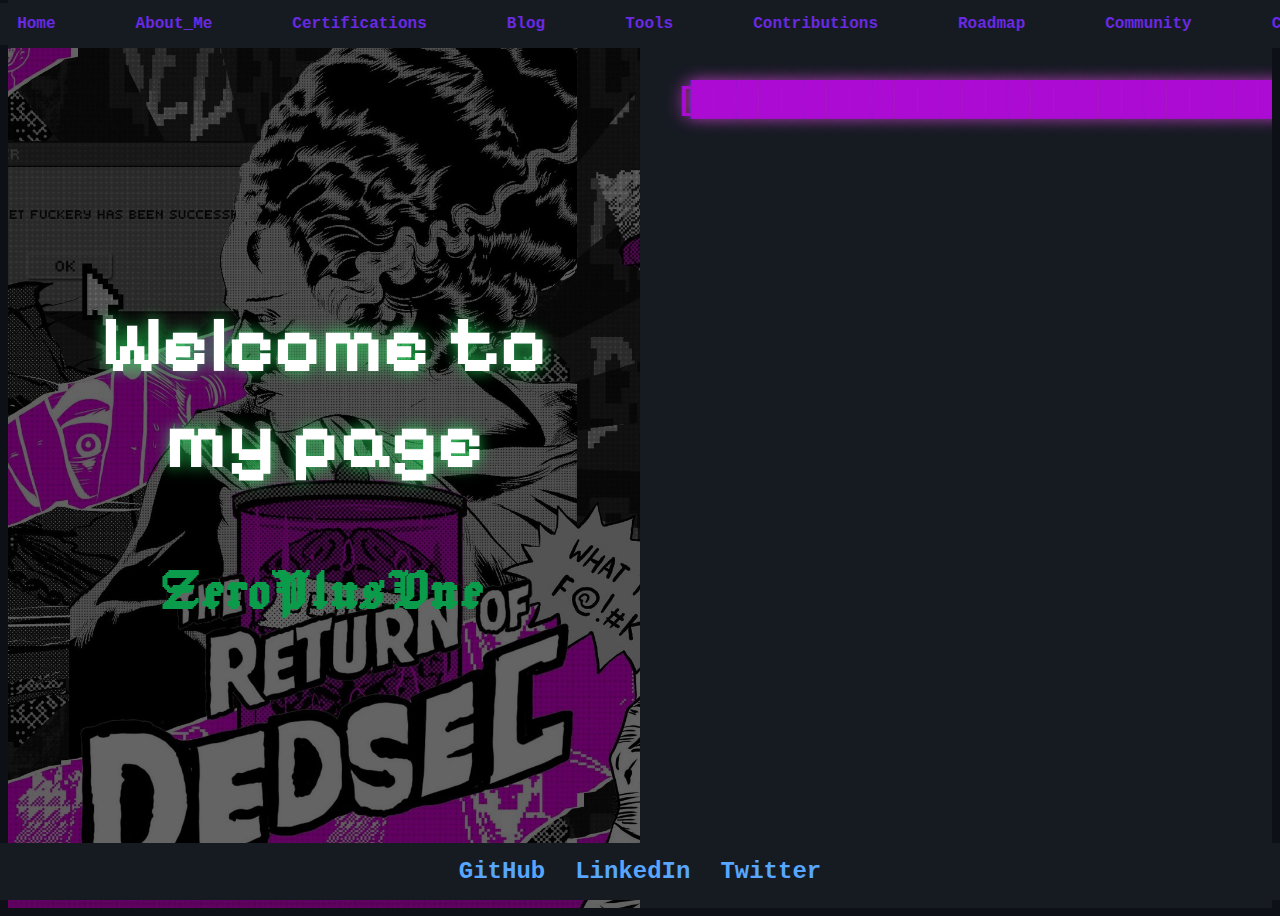
<file: index.html>
<!DOCTYPE html>
<html lang="en">
<head>
    <meta charset="UTF-8">
    <meta name="viewport" content="width=device-width, initial-scale=1.0">
    <meta property="og:title" content="Zer0PlusOne's Web - Portfolio" />
    <meta property="og:description" content="Welcome to Zer0PlusOne's personal portfolio. Explore projects, certifications, and achievements." />
    <meta property="og:url" content="https://zer0plusone.github.io" />
    <meta property="og:image" content="https://avatars.githubusercontent.com/u/82466341?v=4" />
    <meta name="theme-color" content="#8000ff" />
    <link rel="icon" type="image/gif" href="imgs/icon.jpg">
    <title>Zer0PlusOne's Web</title>
    <link href="https://fonts.googleapis.com/css2?family=Jacquard+24&display=swap" rel="stylesheet">
    <link href="https://fonts.googleapis.com/css2?family=Pixelify+Sans&display=swap" rel="stylesheet">
    <link rel="stylesheet" href="styles/home-style.css">
</head>
<body>
    <header class="header">
        <nav class="navbar">
            <ul>
                <li><a href="index.html">Home</a></li>
                <li><a href="about.html">About_Me</a></li>
                <li><a href="certifications.html">Certifications</a></li>
                <li><a href="blog.html">Blog</a></li>
                <li><a href="tools.html">Tools</a></li>
                <li><a href="contributions.html">Contributions</a></li>
                <li><a href="learning-roadmap.html">Roadmap</a></li>
                <li><a href="community.html">Community</a></li>
                <li><a href="contact.html">Contact</a></li>
            </ul>
        </nav>
    </header>

    <section class="home-section">
        <div class="home-content">
            <div class="text-half">
                <div class="background-image"></div>
                <h1>Welcome to my page</h1>
                <h2>Zer0PlusOne</h2>
            </div>
            <div class="readme-half">
                <h3 id="neon-bar">[███████████████████████████████████████]</h3>
                <div id="github-readme"></div>
            </div>
        </div>
    </section>

    <footer>
        <div class="social-links">
            <a href="https://github.com/Zer0PlusOne" target="_blank">GitHub</a>
            <a href="https://www.linkedin.com/in/guillermo-g%C3%B3mez-s%C3%A1nchez-54079629a/" target="_blank">LinkedIn</a>
            <a href="https://x.com/ASteam_Zer0" target="_blank">Twitter</a>
        </div>
    </footer>
    <script src="/libs/marked.min.js"></script>
    <script src="scripts/scripts.js"></script>
</body>
</html>
</file>
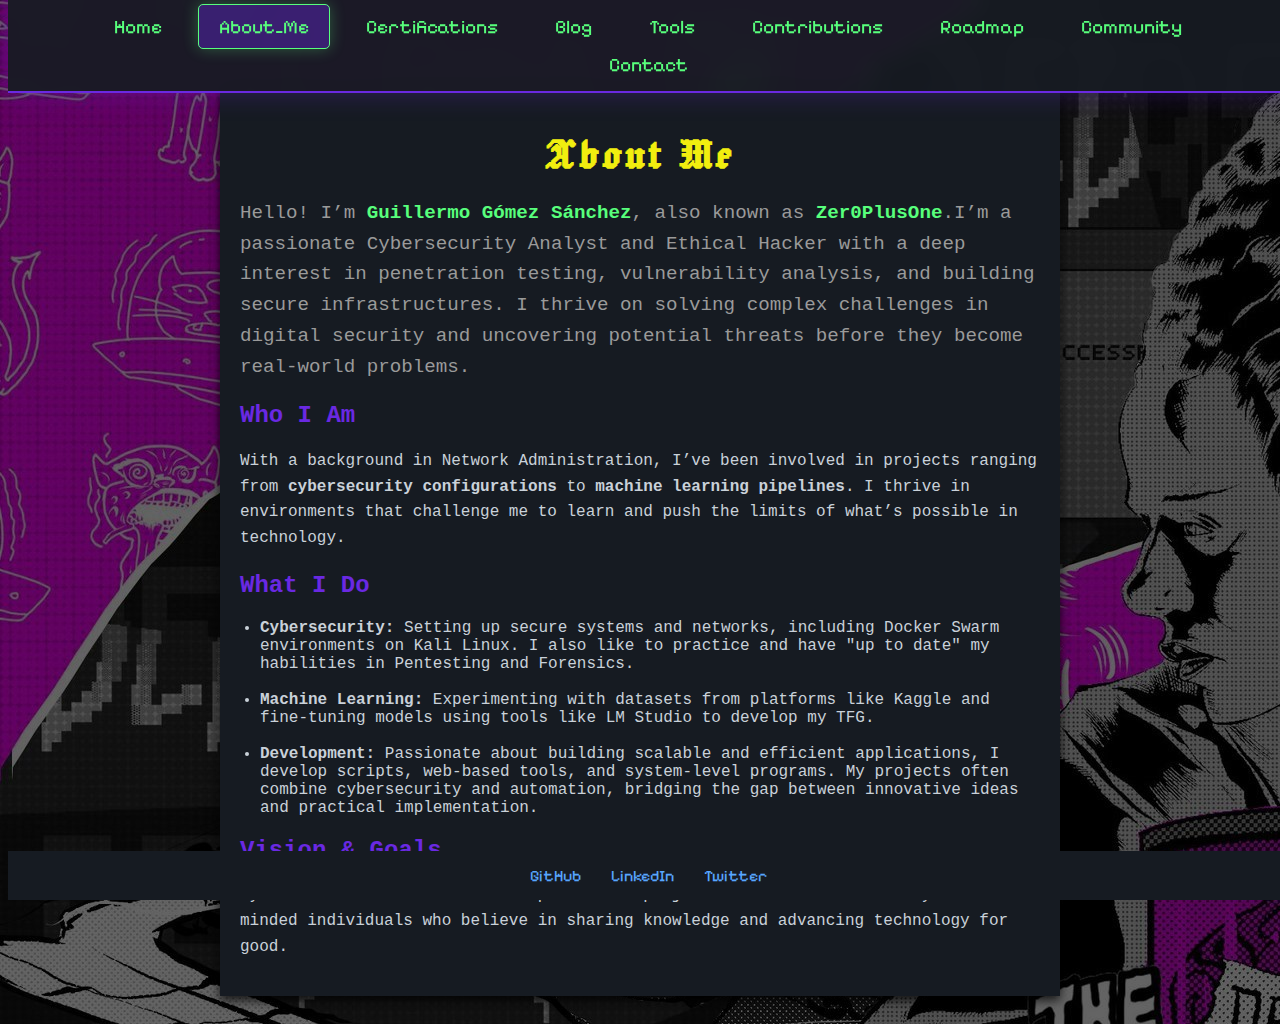
<file: about.html>
<!DOCTYPE html>
<html lang="en">
<head>
    <meta charset="UTF-8">
    <meta name="viewport" content="width=device-width, initial-scale=1.0">
    <link rel="icon" type="image/gif" href="imgs/icon.jpg">
    <title>Zer0PlusOne's Web</title>
    <link href="https://fonts.googleapis.com/css2?family=Jacquard+24&display=swap" rel="stylesheet">
    <link href="https://fonts.googleapis.com/css2?family=Pixelify+Sans&display=swap" rel="stylesheet">
    <link rel="stylesheet" href="styles/about-style.css">
</head>
<body>
    <header class="header">
        <nav class="navbar">
            <ul>
                <li><a href="index.html">Home</a></li>
                <li><a href="about.html" class="active">About_Me</a></li>
                <li><a href="certifications.html">Certifications</a></li>
                <li><a href="blog.html">Blog</a></li>
                <li><a href="tools.html">Tools</a></li>
                <li><a href="contributions.html">Contributions</a></li>
                <li><a href="learning-roadmap.html">Roadmap</a></li>
                <li><a href="community.html">Community</a></li>
                <li><a href="contact.html">Contact</a></li>
            </ul>
        </nav>
    </header>

    <section class="about-section" id="about">
        <div class="about-container">
            <h1 class="title-abtme">About Me</h1>
            <p class="intro">
                Hello! I’m <span class="highlight">Guillermo Gómez Sánchez</span>, also known as <span class="highlight">Zer0PlusOne</span>.I’m a passionate Cybersecurity Analyst and Ethical Hacker with a deep interest in penetration testing, vulnerability analysis, and building secure infrastructures. I thrive on solving complex challenges in digital security and uncovering potential threats before they become real-world problems.
            </p>
            
            <div class="content">
                <h2>Who I Am</h2>
                <p>
                    With a background in Network Administration, I’ve been involved in projects ranging from <strong>cybersecurity configurations</strong> to <strong>machine learning pipelines</strong>. I thrive in environments that challenge me to learn and push the limits of what’s possible in technology.
                </p>
                <h2>What I Do</h2>
                <ul>
                    <li><strong>Cybersecurity:</strong> Setting up secure systems and networks, including Docker Swarm environments on Kali Linux. I also like to practice and have "up to date" my habilities in Pentesting and Forensics.</li>
                    <br>
                    <li><strong>Machine Learning:</strong> Experimenting with datasets from platforms like Kaggle and fine-tuning models using tools like LM Studio to develop my TFG.</li>
                    <br>
                    <li><strong>Development:</strong> Passionate about building scalable and efficient applications, I develop scripts, web-based tools, and system-level programs. My projects often combine cybersecurity and automation, bridging the gap between innovative ideas and practical implementation. </li>
                </ul>
                <h2>Vision & Goals</h2>
                <p>
                    My vision is to contribute to open-source projects and build a community of like-minded individuals who believe in sharing knowledge and advancing technology for good. 
                </p>
            </div>
        </div>
    </section>

    <footer>
        <div class="social-links">
            <a href="https://github.com/Zer0PlusOne" target="_blank">GitHub</a>
            <a href="https://www.linkedin.com/in/guillermo-g%C3%B3mez-s%C3%A1nchez-54079629a/" target="_blank">LinkedIn</a>
            <a href="https://x.com/ASteam_Zer0" target="_blank">Twitter</a>
        </div>
    </footer>
</body>
</html>
</file>
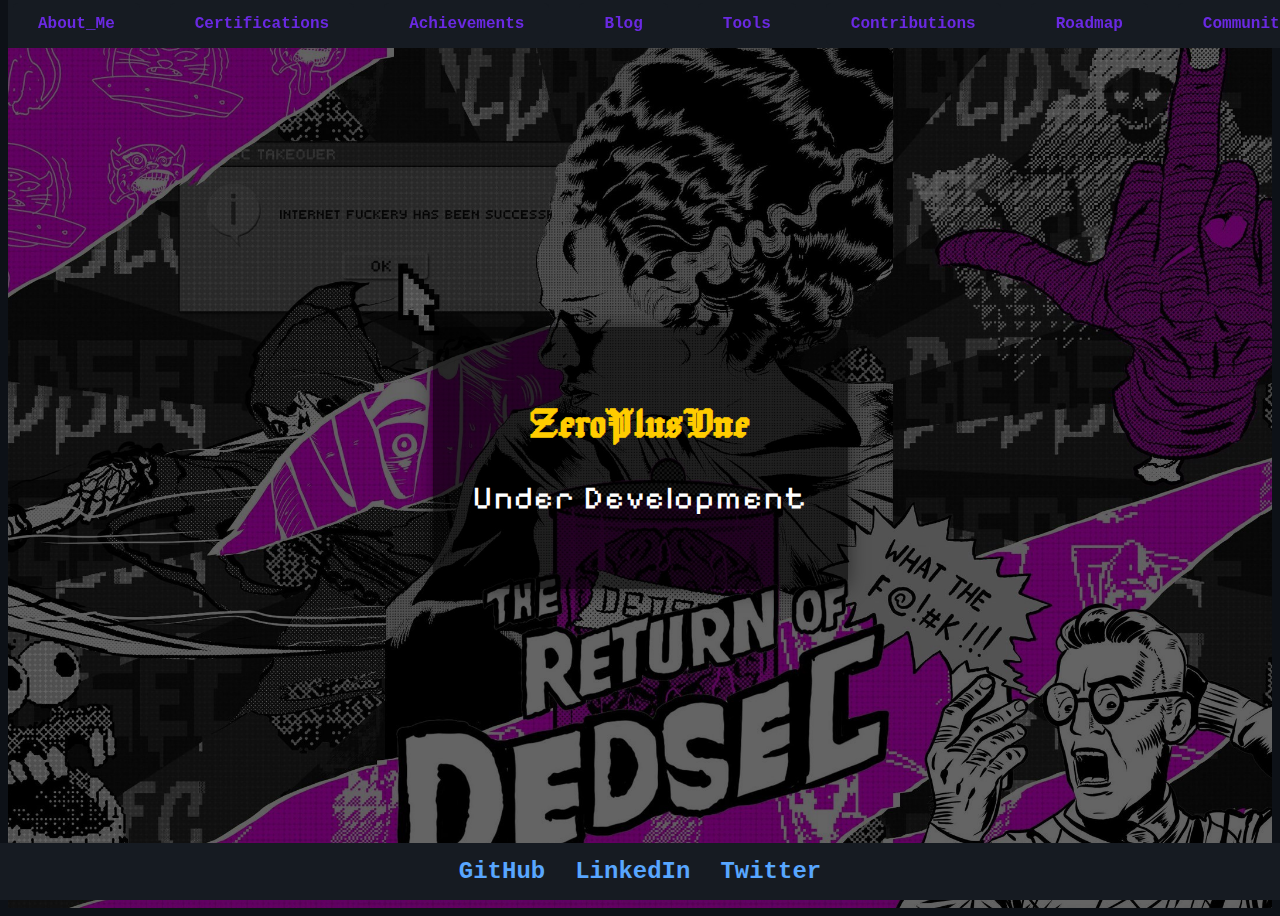
<file: achievements.html>
<!DOCTYPE html>
<html lang="en">
<head>
    <meta charset="UTF-8">
    <meta name="viewport" content="width=device-width, initial-scale=1.0">
    <link rel="icon" type="image/gif" href="imgs/icon.jpg">
    <title>Zer0PlusOne's Web</title>
    <link href="https://fonts.googleapis.com/css2?family=Jacquard+24&display=swap" rel="stylesheet">
    <link href="https://fonts.googleapis.com/css2?family=Pixelify+Sans&display=swap" rel="stylesheet">
    <link rel="stylesheet" href="styles/home-style.css">
    <link rel="stylesheet" href="styles/underdevelopment.css">
</head>
<body>
    <header class="header">
        <nav class="navbar">
            <ul>
                <li><a href="index.html">Home</a></li>
                <li><a href="about.html">About_Me</a></li>
                <li><a href="certifications.html">Certifications</a></li>
                <li><a href="achievements.html">Achievements</a></li>
                <li><a href="blog.html">Blog</a></li>
                <li><a href="tools.html">Tools</a></li>
                <li><a href="contributions.html">Contributions</a></li>
                <li><a href="learning-roadmap.html">Roadmap</a></li>
                <li><a href="community.html">Community</a></li>
                <li><a href="contact.html">Contact</a></li>
            </ul>
        </nav>
    </header>


    <section class="under-development">
        <div class="under-development-content">
            <h1 class="under-development-title">Zer0PlusOne</h1>
            <p class="under-development-text">Under Development</p>
        </div>
    </section>

    <footer>
        <div class="social-links">
            <a href="https://github.com/Zer0PlusOne" target="_blank">GitHub</a>
            <a href="https://www.linkedin.com/in/guillermo-g%C3%B3mez-s%C3%A1nchez-54079629a/" target="_blank">LinkedIn</a>
            <a href="https://x.com/ASteam_Zer0" target="_blank">Twitter</a>
        </div>
    </footer>

    <script src="/libs/marked.min.js"></script>
    <script src="scripts/scripts.js"></script>
</body>
</html>
</file>
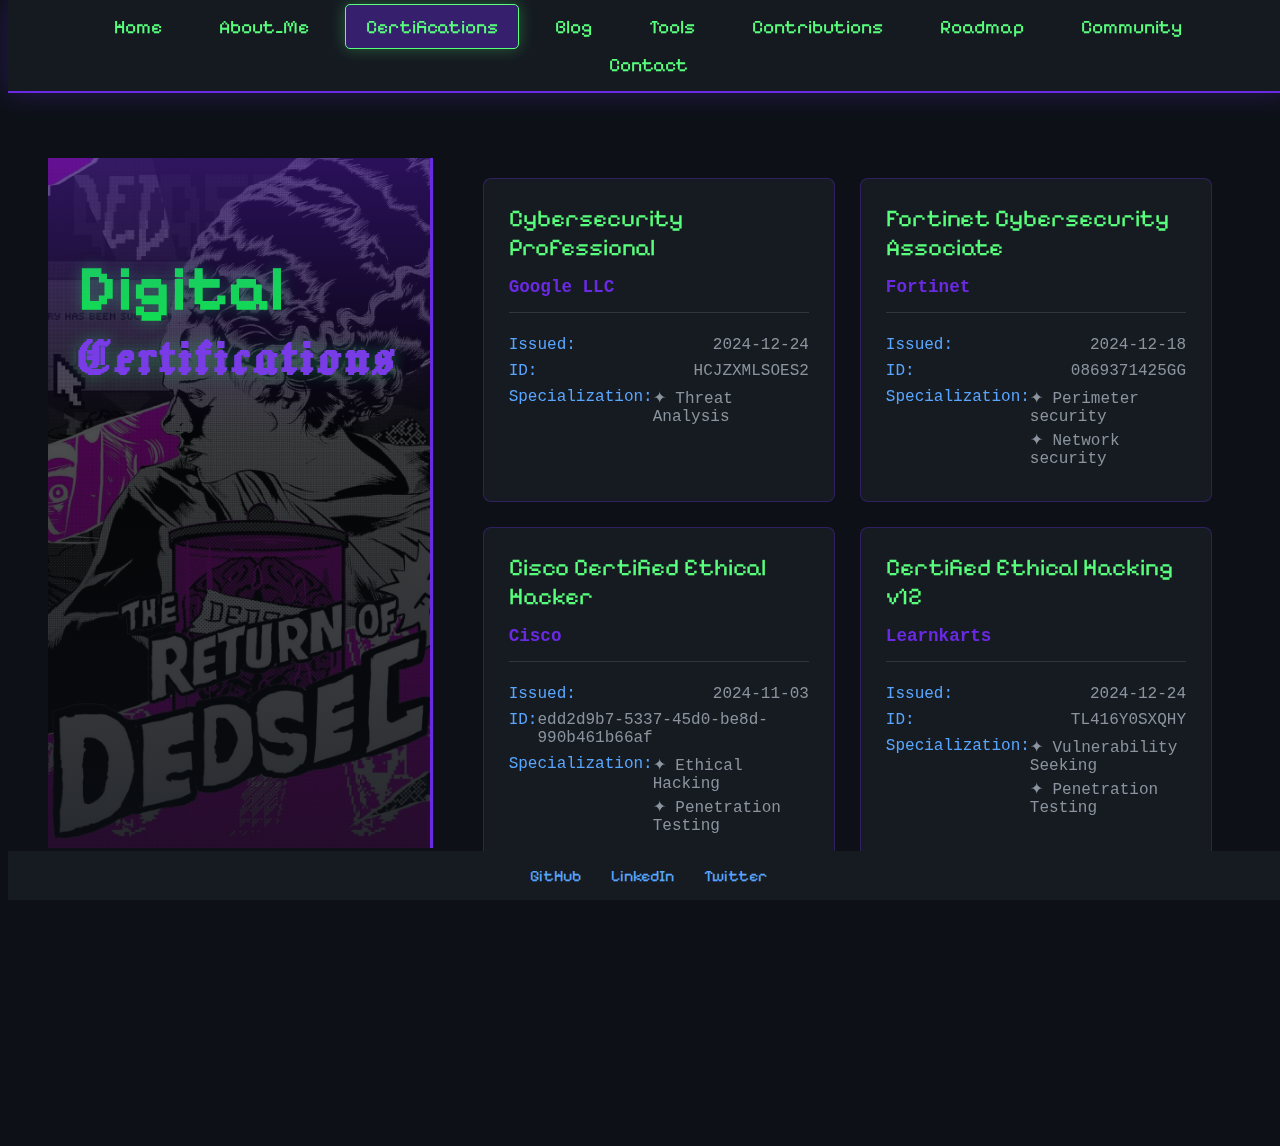
<file: certifications.html>
<!DOCTYPE html>
<html lang="en">
<head>
    <meta charset="UTF-8">
    <meta name="viewport" content="width=device-width, initial-scale=1.0">
    <link rel="icon" type="image/gif" href="imgs/icon.jpg">
    <title>Zer0PlusOne's Web</title>
    <link href="https://fonts.googleapis.com/css2?family=Jacquard+24&display=swap" rel="stylesheet">
    <link href="https://fonts.googleapis.com/css2?family=Pixelify+Sans&display=swap" rel="stylesheet">
    <link rel="stylesheet" href="styles/certifications-style.css">
</head>
<body>
    <header class="header">
        <nav class="navbar">
            <ul>
                <li><a href="index.html">Home</a></li>
                <li><a href="about.html">About_Me</a></li>
                <li><a href="certifications.html">Certifications</a></li>
                <li><a href="blog.html">Blog</a></li>
                <li><a href="tools.html">Tools</a></li>
                <li><a href="contributions.html">Contributions</a></li>
                <li><a href="learning-roadmap.html">Roadmap</a></li>
                <li><a href="community.html">Community</a></li>
                <li><a href="contact.html">Contact</a></li>
            </ul>
        </nav>
    </header>

    <section class="certifications-section">
        <div class="certifications-header">
            <h1 class="neon-text">Digital</h1>
            <h2>Certifications</h2>
        </div>
        
        <div class="certifications-grid">
            <!-- Certificación 1 -->
            <div class="certification-card">
                <div class="certification-title">Cybersecurity Professional</div>
                <div class="certification-issuer">Google LLC</div>
                <div class="certification-details">
                    <div class="detail-item">
                        <span class="detail-label">Issued:</span>
                        <span>2024-12-24</span>
                    </div>
                    <div class="detail-item">
                        <span class="detail-label">ID:</span>
                        <span>HCJZXMLSOES2</span>
                    </div>
                    <div class="detail-item">
                        <span class="detail-label">Specialization:</span>
                        <div class="specializations">
                            <span>✦ Threat Analysis</span>
                        </div>
                    </div>
                </div>
            </div>

            <!-- Certificación 2 -->
            <div class="certification-card">
                <div class="certification-title">Fortinet Cybersecurity Associate</div>
                <div class="certification-issuer">Fortinet</div>
                <div class="certification-details">
                    <div class="detail-item">
                        <span class="detail-label">Issued:</span>
                        <span>2024-12-18</span>
                    </div>
                    <div class="detail-item">
                        <span class="detail-label">ID:</span>
                        <span>0869371425GG</span>
                    </div>
                    <div class="detail-item">
                        <span class="detail-label">Specialization:</span>
                        <div class="specializations">
                            <span>✦ Perimeter security</span>
                            <span>✦ Network security</span>
                        </div>
                    </div>
                </div>
            </div>

            <!-- Certificación 3 -->
            <div class="certification-card">
                <div class="certification-title">Cisco Certified Ethical Hacker</div>
                <div class="certification-issuer">Cisco</div>
                <div class="certification-details">
                    <div class="detail-item">
                        <span class="detail-label">Issued:</span>
                        <span>2024-11-03</span>
                    </div>
                    <div class="detail-item">
                        <span class="detail-label">ID:</span>
                        <span>edd2d9b7-5337-45d0-be8d-990b461b66af</span>
                    </div>
                    <div class="detail-item">
                        <span class="detail-label">Specialization:</span>
                        <div class="specializations">
                            <span>✦ Ethical Hacking</span>
                            <span>✦ Penetration Testing</span>
                        </div>
                    </div>
                </div>
            </div>

            <!-- Certificación 4 -->
            <div class="certification-card">
                <div class="certification-title">Certified Ethical Hacking v12</div>
                <div class="certification-issuer">Learnkarts</div>
                <div class="certification-details">
                    <div class="detail-item">
                        <span class="detail-label">Issued:</span>
                        <span>2024-12-24</span>
                    </div>
                    <div class="detail-item">
                        <span class="detail-label">ID:</span>
                        <span>TL416Y0SXQHY</span>
                    </div>
                    <div class="detail-item">
                        <span class="detail-label">Specialization:</span>
                        <div class="specializations">
                            <span>✦ Vulnerability Seeking</span>
                            <span>✦ Penetration Testing</span>
                        </div>
                    </div>
                </div>
            </div>
        </div>
    </section>

    <footer>
        <div class="social-links">
            <a href="https://github.com/Zer0PlusOne" target="_blank">GitHub</a>
            <a href="https://www.linkedin.com/in/guillermo-g%C3%B3mez-s%C3%A1nchez-54079629a/" target="_blank">LinkedIn</a>
            <a href="https://x.com/ASteam_Zer0" target="_blank">Twitter</a>
        </div>
    </footer>

    <script src="/libs/marked.min.js"></script>
    <script src="scripts/scripts.js"></script>
</body>
</html>
</file>
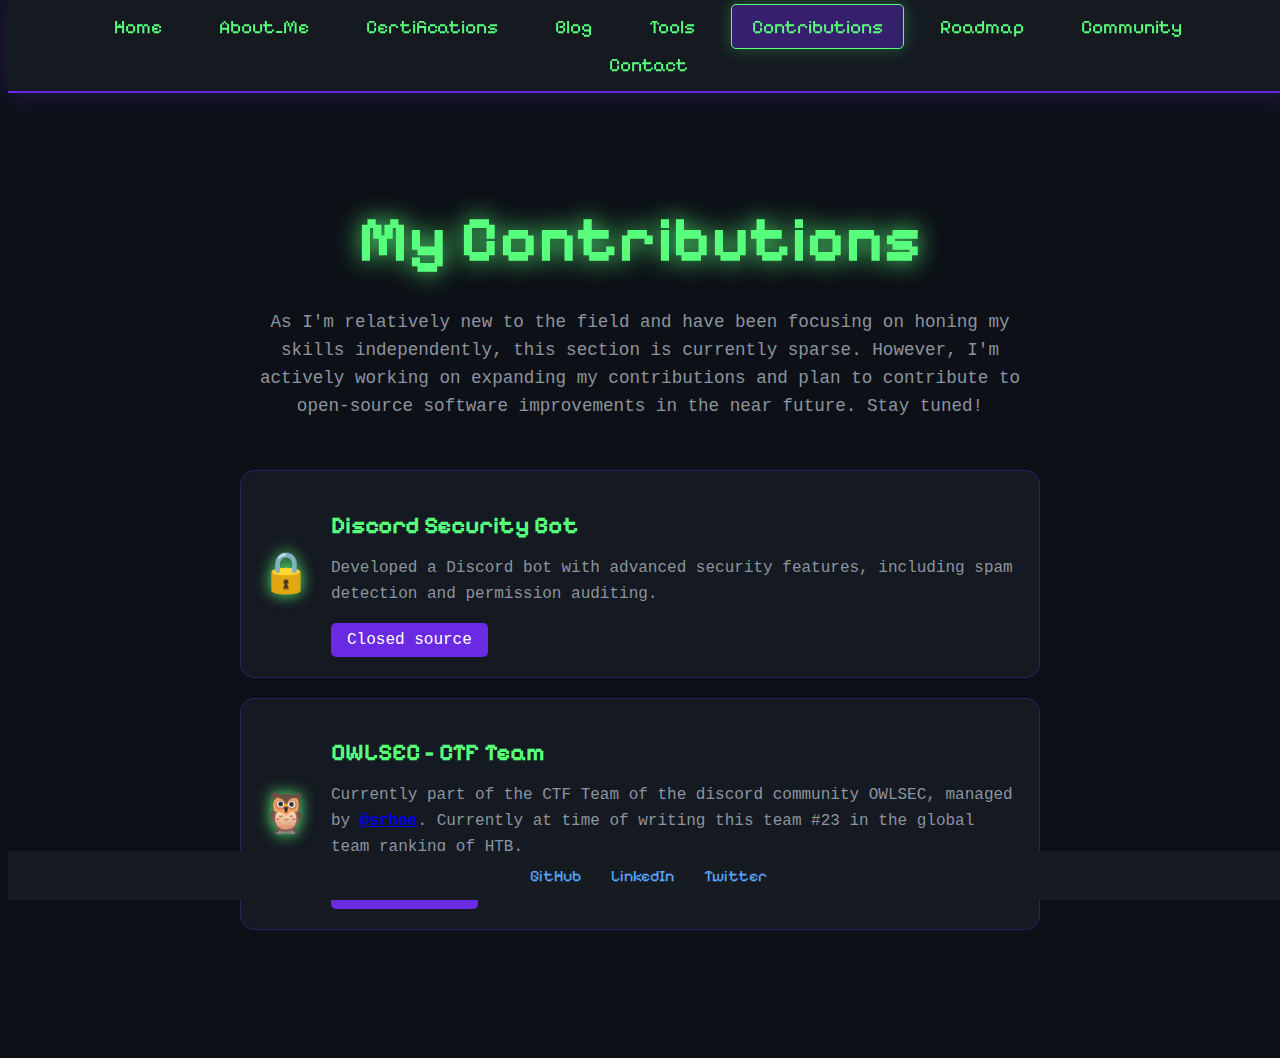
<file: contributions.html>
<!DOCTYPE html>
<html lang="en">
<head>
    <meta charset="UTF-8">
    <meta name="viewport" content="width=device-width, initial-scale=1.0">
    <title>Contributions - Zer0PlusOne</title>
    <link href="https://fonts.googleapis.com/css2?family=Pixelify+Sans&display=swap" rel="stylesheet">
    <link href="https://fonts.googleapis.com/css2?family=Jacquard+24&display=swap" rel="stylesheet">
    <link rel="stylesheet" href="styles/contribution-style.css">
</head>
<body>
    <header class="header">
        <nav class="navbar">
            <ul>
                <li><a href="index.html">Home</a></li>
                <li><a href="about.html">About_Me</a></li>
                <li><a href="certifications.html">Certifications</a></li>
                <li><a href="blog.html">Blog</a></li>
                <li><a href="tools.html">Tools</a></li>
                <li><a href="contributions.html">Contributions</a></li>
                <li><a href="learning-roadmap.html">Roadmap</a></li>
                <li><a href="community.html">Community</a></li>
                <li><a href="contact.html">Contact</a></li>
            </ul>
        </nav>
    </header>

    <section class="contributions-section">
        <h1 class="neon-title">My Contributions</h1>
        <div class="intro-message">
            <p>
                As I'm relatively new to the field and have been focusing on honing my skills independently, 
                this section is currently sparse. However, I'm actively working on expanding my contributions 
                and plan to contribute to open-source software improvements in the near future. Stay tuned!
            </p>
        </div>
        <div class="contributions-list">
            <!-- Ejemplo de contribución 1 -->
            <div class="contribution-item">
                <div class="contribution-icon">🔒</div>
                <div class="contribution-content">
                    <h2 class="contribution-title">Discord Security Bot</h2>
                    <p class="contribution-description">Developed a Discord bot with advanced security features, including spam detection and permission auditing.</p>
                    <a href="https://github.com/Zer0PlusOne/Discord-Bot" class="contribution-link">Closed source</a>
                </div>
            </div>

            <!-- Ejemplo de contribución 2 -->
            <div class="contribution-item">
                <div class="contribution-icon">🦉</div>
                <div class="contribution-content">
                    <h2 class="contribution-title">OWLSEC - CTF Team</h2>
                    <p class="contribution-description">Currently part of the CTF Team of the discord community OWLSEC, managed by <a href=https://www.instagram.com/srhoe/ ><strong>@srhoe</strong></strong></a>. Currently at time of writing this team #23 in the global team ranking of HTB. </p>
                    <a href="https://discord.com/invite/owlsec" class="contribution-link">Join Discord</a>
                </div>
            </div>
        </div>
    </section>

    <footer>
        <div class="social-links">
            <a href="https://github.com/Zer0PlusOne" target="_blank">GitHub</a>
            <a href="https://www.linkedin.com/in/guillermo-g%C3%B3mez-s%C3%A1nchez-54079629a/" target="_blank">LinkedIn</a>
            <a href="https://x.com/ASteam_Zer0" target="_blank">Twitter</a>
        </div>
    </footer>
</body>
</html>
</file>
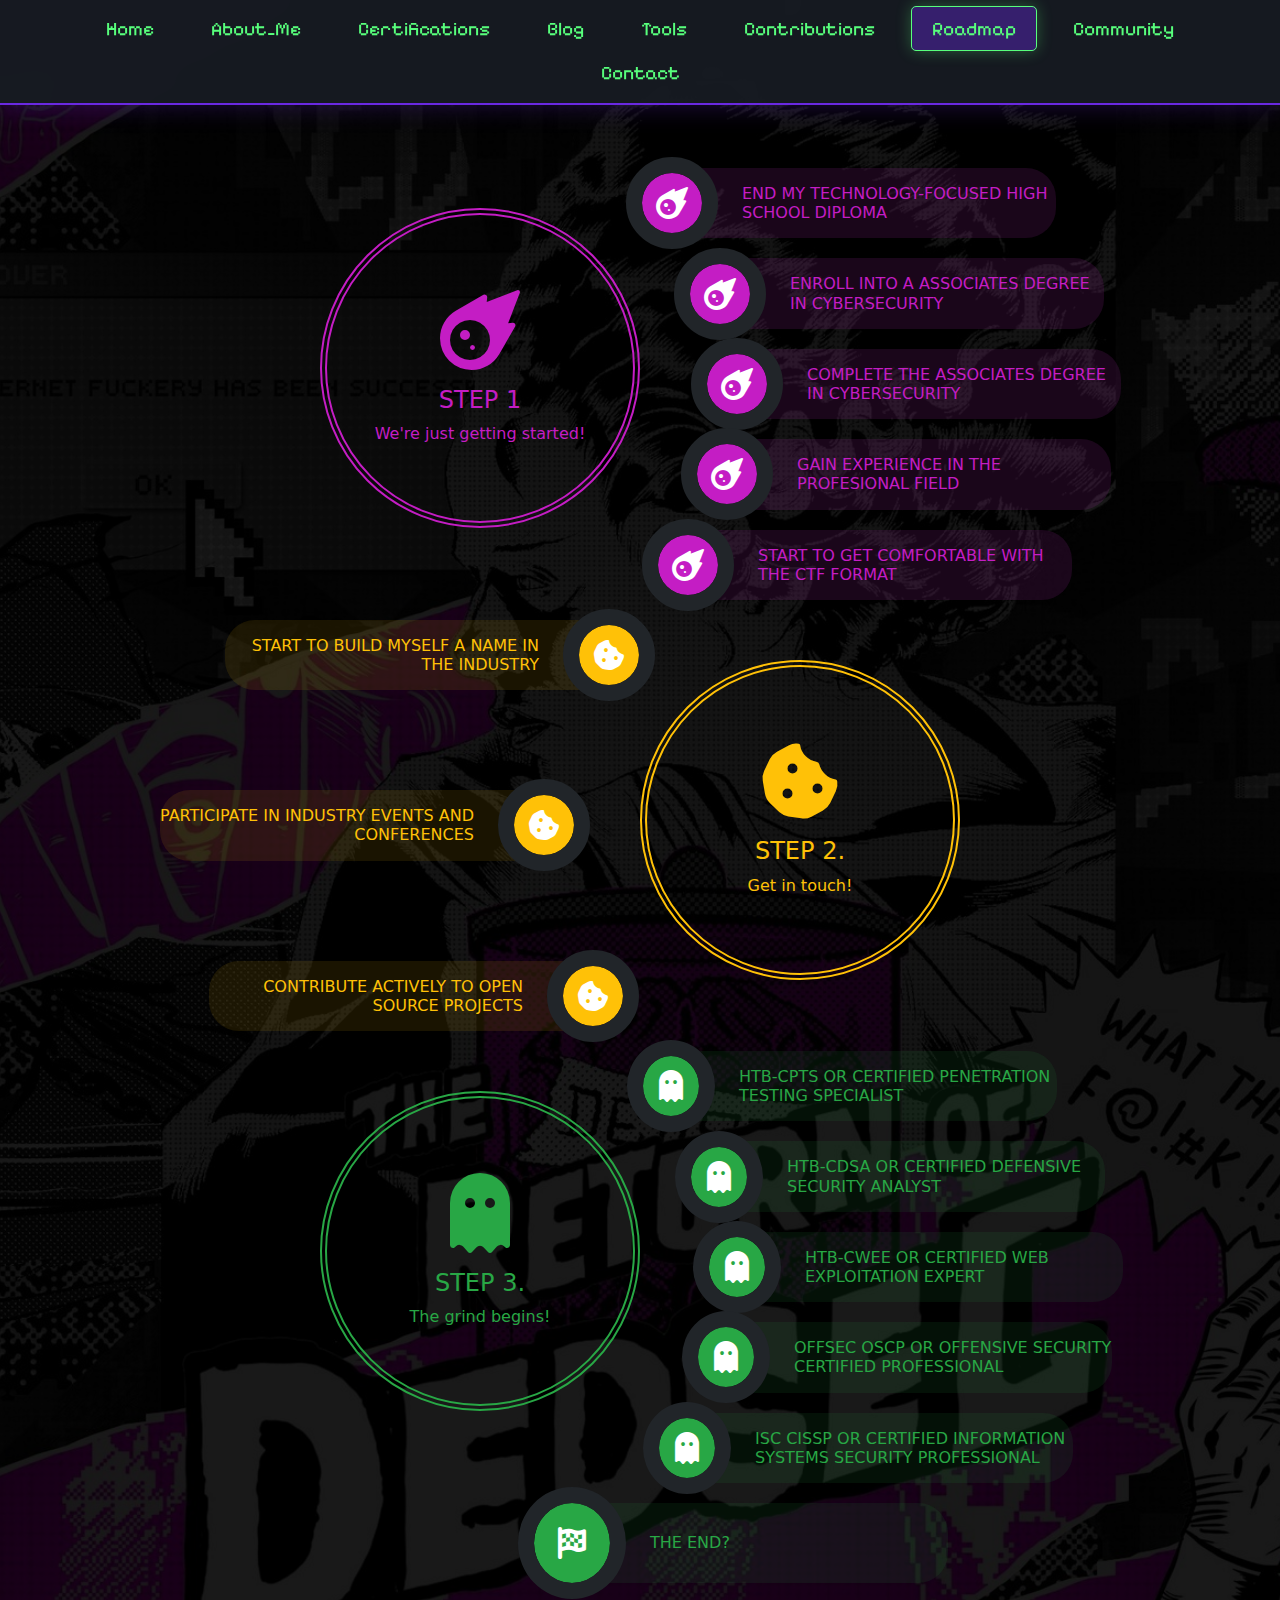
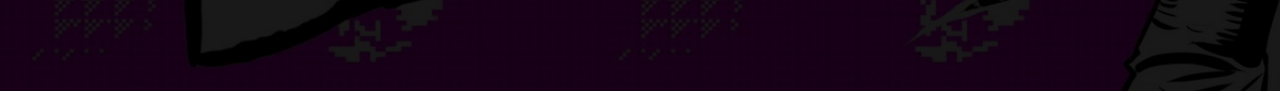
<file: learning-roadmap.html>
<!DOCTYPE html>
<html lang="es">
<head>
    <meta charset="UTF-8">
    <meta name="viewport" content="width=device-width, initial-scale=1.0">
    <meta property="og:title" content="Zer0PlusOne's Web - Portfolio" />
    <meta property="og:description" content="Welcome to Zer0PlusOne's personal portfolio. Explore projects, certifications, and achievements." />
    <meta property="og:url" content="https://zer0plusone.github.io" />
    <meta property="og:image" content="https://avatars.githubusercontent.com/u/82466341?v=4" />
    <meta name="theme-color" content="#8000ff" />
    <link rel="icon" type="image/gif" href="imgs/icon.jpg">
    <title>Zer0PlusOne's Web</title>
    <link href="https://fonts.googleapis.com/css2?family=Jacquard+24&display=swap" rel="stylesheet">
    <link href="https://fonts.googleapis.com/css2?family=Pixelify+Sans&display=swap" rel="stylesheet">

    <meta name="viewport" content="width=device-width, initial-scale=1.0">
    <title>Roadmap Infográfico</title>
    <!-- Bootstrap CSS -->
    <link href="https://cdn.jsdelivr.net/npm/bootstrap@5.3.0/dist/css/bootstrap.min.css" rel="stylesheet">
    <!-- FontAwesome CSS -->
    <link href="https://cdnjs.cloudflare.com/ajax/libs/font-awesome/6.4.0/css/all.min.css" rel="stylesheet">
    <!-- Custom CSS -->
    <link rel="stylesheet" href="styles/roadmap-style.css">
</head>
<body>
<header class="header">
        <nav class="navbar">
            <ul>
                <li><a href="index.html">Home</a></li>
                <li><a href="about.html">About_Me</a></li>
                <li><a href="certifications.html">Certifications</a></li>
                <li><a href="blog.html">Blog</a></li>
                <li><a href="tools.html">Tools</a></li>
                <li><a href="contributions.html">Contributions</a></li>
                <li><a href="learning-roadmap.html">Roadmap</a></li>
                <li><a href="community.html">Community</a></li>
                <li><a href="contact.html">Contact</a></li>
            </ul>
        </nav>
</header>
<!-- partial:index.partial.html -->
<div class="bg-dark h-100 w-100 py-4 custom-bg">
    <div class="d-flex justify-content-center align-items-center flex-column mb-4">
       <h1 class="mb-2 text-white text-center"></h1>
       <p class="w-75 text-white text-center"></p>
       <br>
       <br>
    </div>
 
    <main id="infographic" class="d-flex flex-column align-items-center py-5">
        <section class="step one text-purple">
           <div class="circle">
              <i class="fa-solid fa-meteor display-1 mb-3"></i>
              <h4>STEP 1</h4>We're just getting started!
           </div>
           <article data-step="1">
              <header class="d-flex align-items-center bg-purple bg-purple-opacity-10">
                 <i class="fa-solid fa-meteor bg-purple"></i>
                 <h6 class="text-uppercase my-3 ps-4">End my Technology-Focused High School Diploma</h6>
              </header>
     
              <div class="body">
                 <small>Complete the Spanish Baccalaureate program with a focus on technology, specializing in areas such as industrial technology, electronics, programming, or engineering. This program combines theoretical knowledge with practical skills, preparing students for higher education or careers in technological fields.</small>
     
                 <div class="d-flex justify-content-between mt-3 controls">
                    <a class="btn btn-outline-purple invisible" href="#">Prev</a>
                    <a class="btn btn-outline-purple" href="#">Next</a>
                 </div>
              </div>
           </article>
           <article data-step="2">
              <header class="d-flex align-items-center text-purple bg-purple bg-purple-opacity-10">
                 <i class="fa-solid fa-meteor bg-purple"></i>
                 <h6 class="text-uppercase my-3 ps-4">Enroll into a Associates Degree in Cybersecurity</h6>
              </header>
     
              <div class="body">
                 <small>Enroll in a Higher Vocational Degree in Cybersecurity and Networked Computer Systems Administration. This program will equip you with essential skills in system administration, network security, and data protection, preparing you for a career in IT infrastructure management and cybersecurity.</small>
                 <div class="d-flex justify-content-between mt-3 controls">
                    <a class="btn btn-outline-purple" href="#">Prev</a>
                    <a class="btn btn-outline-purple" href="#">Next</a>
                 </div>
              </div>
           </article>
           <article data-step="3">
              <header class="d-flex align-items-center text-purple bg-purple bg-purple-opacity-10">
                 <i class="fa-solid fa-meteor bg-purple"></i>
                 <h6 class="text-uppercase my-3 ps-4">Complete the Associates Degree in Cybersecurity</h6>
              </header>
     
              <div class="body">
                 <small>Complete the Associate's Degree in Cybersecurity, focusing on the principles and practices of securing networks, systems, and data. This program provides comprehensive training in areas such as network defense, ethical hacking, threat analysis, and incident response, preparing you for advanced roles in cybersecurity and network management.</small>
                 <div class="d-flex justify-content-between mt-3 controls">
                    <a class="btn btn-outline-purple" href="#">Prev</a>
                    <a class="btn btn-outline-purple" href="#">Next</a>
                 </div>
              </div>
           </article>
           <article data-step="4">
              <header class="d-flex align-items-center text-purple bg-purple bg-purple-opacity-10">
                 <i class="fa-solid fa-meteor bg-purple"></i>
                 <h6 class="text-uppercase my-3 ps-4">Gain experience in the Profesional field</h6>
              </header>
     
              <div class="body">
                 <small>Gain hands-on experience in the professional field by applying the skills learned in real-world environments. This includes internships, projects, and practical work in areas such as system administration, network security, and threat mitigation. This experience will help you build a strong foundation for your career in cybersecurity and IT management.</small>
                 <div class="d-flex justify-content-between mt-3 controls">
                    <a class="btn btn-outline-purple" href="#">Prev</a>
                    <a class="btn btn-outline-purple" href="#">Next</a>
                 </div>
              </div>
           </article>
           <article data-step="5">
              <header class="d-flex align-items-center text-purple bg-purple bg-purple-opacity-10">
                 <i class="fa-solid fa-meteor bg-purple"></i>
                 <h6 class="text-uppercase my-3 ps-4">Start to get comfortable with the CTF format</h6>
              </header>
     
              <div class="body">
                 <small>Start familiarizing myself with the Capture the Flag (CTF) format by engaging in practical challenges on platforms like Hack The Box, TryHackMe, or VulnHub. These platforms provide hands-on cybersecurity exercises that simulate real-world attack and defense scenarios, helping me develop critical skills in penetration testing, vulnerability exploitation, and problem-solving. By regularly participating in CTF challenges, I aim to build confidence and improve my abilities.</small>
                 <div class="d-flex justify-content-between mt-3 controls">
                    <a class="btn btn-outline-purple" href="#">Prev</a>
                    <a class="btn btn-outline-purple" href="#">Next</a>
                 </div>
              </div>
           </article>
        </section>
     
       <section class="step two text-warning">
          <div class="circle">
             <i class="fa-solid fa-cookie-bite display-1 mb-3"></i>
             <h4>STEP 2.</h4>Get in touch!
          </div>
          <article data-step="6">
             <header class="d-flex align-items-center text-warning bg-warning bg-opacity-10">
                <i class="fa-solid fa-cookie-bite bg-warning"></i>
                <h6 class="text-uppercase my-3 pe-4">start to build myself a name in the industry</h6>
             </header>
 
             <div class="body">
                <small> I will start building my name in the industry by becoming actively involved in multiple communities, contributing wherever I can, and offering support to others. Whether it's by sharing knowledge, collaborating on projects, or helping peers with their challenges, my goal is to establish myself as a reliable and engaged professional. By continuously interacting with experts and newcomers alike, I aim to create a reputation for being both skilled and approachable in the cybersecurity and IT fields. </small>
 
                <div class="d-flex justify-content-between mt-3 controls">
                   <a class="btn btn-outline-warning" href="#">Prev</a>
                   <a class="btn btn-outline-warning" href="#">Next</a>
                </div>
             </div>
          </article>
          <article data-step="7">
             <header class="d-flex align-items-center text-warning bg-warning bg-opacity-10">
                <i class="fa-solid fa-cookie-bite bg-warning"></i>
                <h6 class="text-uppercase my-3 pe-4">DEACTIVATED</h6>
             </header>
 
             <div class="body">
                <small> DEACTIVATED </small>
                <div class="d-flex justify-content-between mt-3 controls">
                   <a class="btn btn-outline-warning" href="#">Prev</a>
                   <a class="btn btn-outline-warning" href="#">Next</a>
                </div>
             </div>
          </article>
          <article data-step="8">
             <header class="d-flex align-items-center text-warning bg-warning bg-opacity-10">
                <i class="fa-solid fa-cookie-bite bg-warning"></i>
                <h6 class="text-uppercase my-3 pe-4">Participate in Industry Events and Conferences</h6>
             </header>
 
             <div class="body">
                <small> Attend cybersecurity conferences, webinars, and local meetups to network with professionals, stay up to date with industry trends, and engage in discussions. These events will help me broaden my knowledge and establish connections with like-minded individuals and potential collaborators. </small>
                <div class="d-flex justify-content-between mt-3 controls">
                   <a class="btn btn-outline-warning" href="#">Prev</a>
                   <a class="btn btn-outline-warning" href="#">Next</a>
                </div>
             </div>
          </article>
          <article data-step="9">
             <header class="d-flex align-items-center text-warning bg-warning bg-opacity-10">
                <i class="fa-solid fa-cookie-bite bg-warning"></i>
                <h6 class="text-uppercase my-3 pe-4">DEACTIVATED</h6>
             </header>
 
             <div class="body">
                <small> DEACTIVATED </small>
                <div class="d-flex justify-content-between mt-3 controls">
                   <a class="btn btn-outline-warning" href="#">Prev</a>
                   <a class="btn btn-outline-warning" href="#">Next</a>
                </div>
             </div>
          </article>
          <article data-step="10">
             <header class="d-flex align-items-center text-warning bg-warning bg-opacity-10">
                <i class="fa-solid fa-cookie-bite bg-warning"></i>
                <h6 class="text-uppercase my-3 pe-4">Contribute Actively to Open Source Projects</h6>
             </header>
 
             <div class="body">
                <small> Contribute to open source cybersecurity projects or tools, either by improving existing code, fixing bugs, or adding new features. This will not only help me gain practical experience but also allow me to showcase my skills to the broader tech community and build a reputation as someone who actively supports and improves the field. </small>
                <div class="d-flex justify-content-between mt-3 controls">
                   <a class="btn btn-outline-warning" href="#">Prev</a>
                   <a class="btn btn-outline-warning" href="#">Next</a>
                </div>
             </div>
          </article>
       </section>
       <section class="step three text-green">
        <div class="circle">
           <i class="fa-solid fa-ghost display-1 mb-3"></i>
           <h4>STEP 3.</h4>The grind begins!
        </div>
        <article data-step="11">
           <header class="d-flex align-items-center text-green bg-green bg-opacity-10">
              <i class="fa-solid fa-ghost bg-green px-3"></i>
              <h6 class="text-uppercase my-3 ps-4">HTB-CPTS OR Certified Penetration Testing Specialist</h6>
           </header>
     
           <div class="body">
              <small> Earn the HTB-CPTS certification because it is a valuable credential that demonstrates my proficiency in penetration testing and cybersecurity. This certification will validate my skills in identifying vulnerabilities, exploiting weaknesses, and applying mitigation strategies in real-world scenarios. By obtaining the HTB-CPTS, I aim to strengthen my professional profile and showcase my expertise in ethical hacking and security assessments. </small>
     
              <div class="d-flex justify-content-between mt-3 controls">
                 <a class="btn btn-outline-green" href="#">Prev</a>
                 <a class="btn btn-outline-green" href="#">Next</a>
              </div>
           </div>
        </article>
        <article data-step="12">
           <header class="d-flex align-items-center text-green bg-green bg-opacity-10">
              <i class="fa-solid fa-ghost bg-green px-3"></i>
              <h6 class="text-uppercase my-3 ps-4">HTB-CDSA or Certified Defensive Security Analyst</h6>
           </header>
     
           <div class="body">
              <small> Earn the HTB Certified Defensive Security Analyst (HTB CDSA) certification to validate my skills in security analysis, SOC operations, and incident handling. This hands-on certification will demonstrate my ability to analyze threats, correlate data, and respond to incidents effectively, while creating actionable reports. The HTB CDSA will help me showcase my expertise in defensive security and my ability to handle real-world security challenges. </small>
              <div class="d-flex justify-content-between mt-3 controls">
                 <a class="btn btn-outline-green" href="#">Prev</a>
                 <a class="btn btn-outline-green" href="#">Next</a>
              </div>
           </div>
        </article>
        <article data-step="13">
           <header class="d-flex align-items-center text-green bg-green bg-opacity-10">
              <i class="fa-solid fa-ghost bg-green px-3"></i>
              <h6 class="text-uppercase my-3 ps-4">HTB-CWEE or Certified Web Exploitation Expert</h6>
           </header>
     
           <div class="body">
              <small> Earn the HTB Certified Web Exploitation Expert (HTB CWEE) certification to validate my advanced skills in web penetration testing, including both black box and white box techniques. This hands-on certification will demonstrate my ability to identify complex web vulnerabilities, exploit them, and develop custom exploits and patches. By completing the HTB CWEE, I will prove my expertise in conducting professional web security assessments and contribute to securing modern web applications. </small>
              <div class="d-flex justify-content-between mt-3 controls">
                 <a class="btn btn-outline-green" href="#">Prev</a>
                 <a class="btn btn-outline-green" href="#">Next</a>
              </div>
           </div>
        </article>
        <article data-step="14">
           <header class="d-flex align-items-center text-green bg-green bg-opacity-10">
              <i class="fa-solid fa-ghost bg-green px-3"></i>
              <h6 class="text-uppercase my-3 ps-4">OffSec OSCP or Offensive Security Certified Professional </h6>
           </header>
     
           <div class="body">
              <small> Will earn the OSCP (Offensive Security Certified Professional) certification to validate my penetration testing skills at an advanced level. This hands-on certification will test my ability to exploit vulnerabilities, gain unauthorized access, and escalate privileges in real-world environments. By completing the OSCP, I will demonstrate my competence in ethical hacking and my ability to carry out comprehensive penetration tests, showcasing my skills in attacking and defending systems. </small>
              <div class="d-flex justify-content-between mt-3 controls">
                 <a class="btn btn-outline-green" href="#">Prev</a>
                 <a class="btn btn-outline-green" href="#">Next</a>
              </div>
           </div>
        </article>
        <article data-step="15">
           <header class="d-flex align-items-center text-green bg-green bg-opacity-10">
              <i class="fa-solid fa-ghost bg-green px-3"></i>
              <h6 class="text-uppercase my-3 ps-4">ISC CISSP or Certified Information Systems Security Professional</h6>
           </header>
     
           <div class="body">
              <small> Earn the CISSP (Certified Information Systems Security Professional) certification to validate my advanced knowledge and skills in managing and securing information systems. This globally recognized certification will demonstrate my expertise in various security domains, such as risk management, network security, and security governance. </small>
              <div class="d-flex justify-content-between mt-3 controls">
                 <a class="btn btn-outline-green" href="#">Prev</a>
                 <a class="btn btn-outline-green" href="#">Next</a>
              </div>
           </div>
        </article>
        <article data-step="16">
           <header class="d-flex align-items-center text-green bg-green bg-opacity-10">
              <i class="fa-solid fa-flag-checkered bg-green display-2 p-4"></i>
              <h6 class="text-uppercase my-3 ps-4">the end?</h6>
           </header>
     
           <h6 class="text-uppercase my-3 ps-4"></h6>
           <div class="body">
              <small> Nah, this is just the start. I have clear that this is just the beginning of my journey to build something that demonstrates how far I've come and how far I plan to go. Gaining knowledge and certifications are just the foundation; my goal is to continue evolving, expanding my expertise, and contributing to the cybersecurity field. The road ahead is full of opportunities to refine my skills, tackle new challenges, and leave a meaningful impact in the industry. This just has started </small>
              <div class="d-flex justify-content-between mt-3 controls">
                 <a class="btn btn-outline-green" href="#">Prev</a>
                 <a class="btn btn-outline-green invisible" href="#">Next</a>
              </div>
           </div>
        </article>
     </section>
    </main>
 </div>
 <!-- partial -->
   <script  src="/scripts/roadmap-script.js"></script>
</body>
</html>
</file>
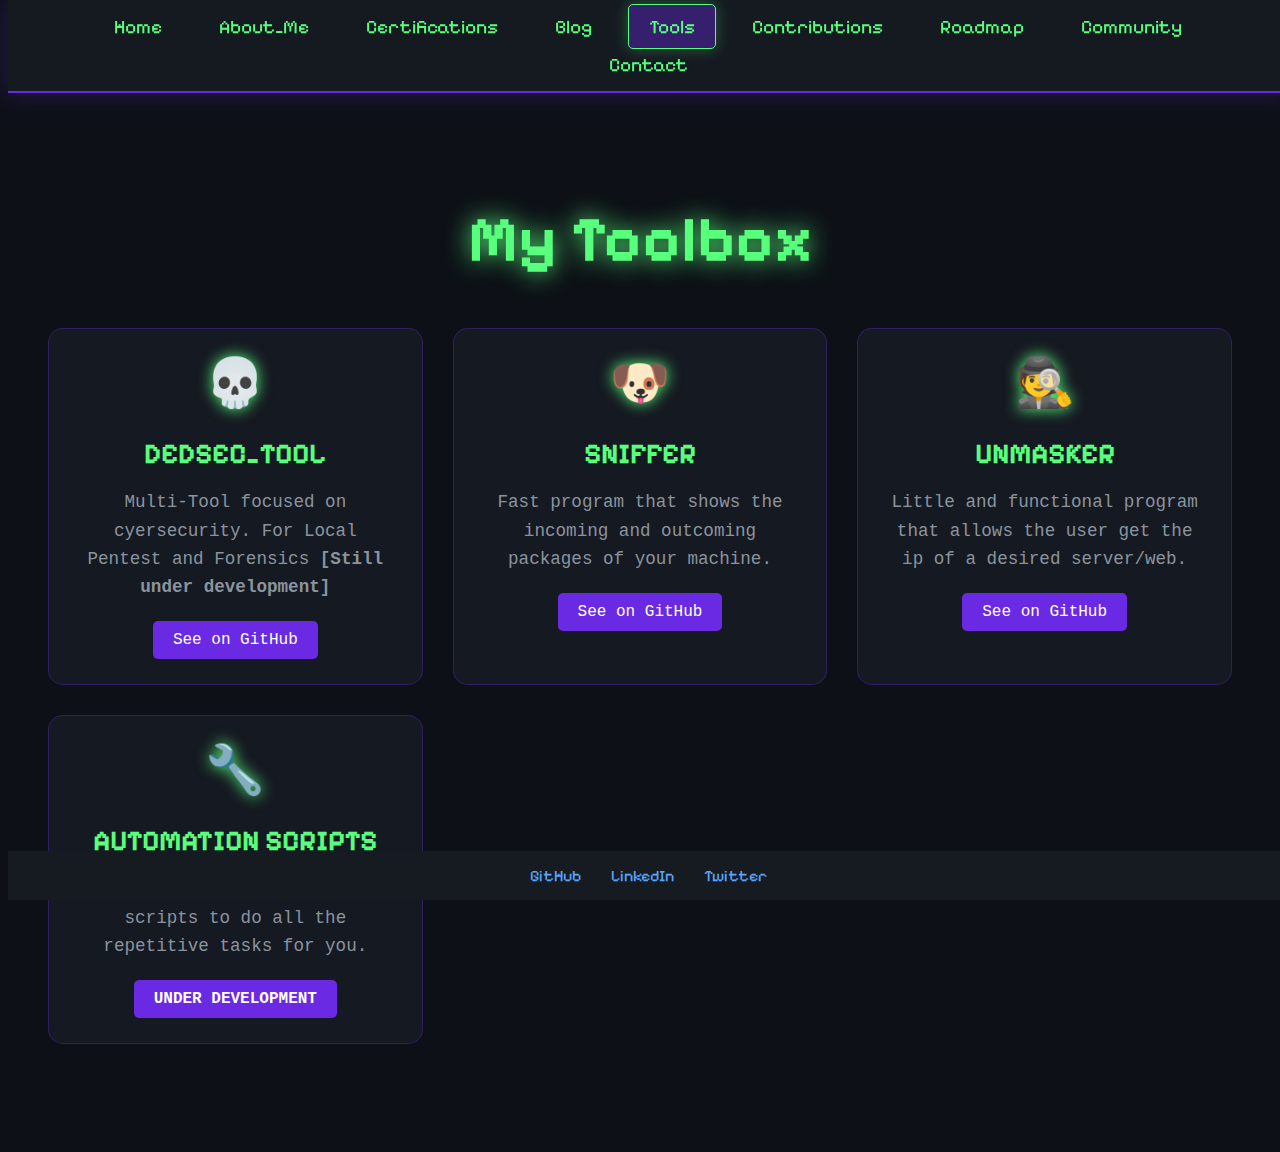
<file: tools.html>
<!DOCTYPE html>
<html lang="en">
<head>
    <meta charset="UTF-8">
    <meta name="viewport" content="width=device-width, initial-scale=1.0">
    <title>Zer0PlusOne's Web</title>
    <link href="https://fonts.googleapis.com/css2?family=Pixelify+Sans&display=swap" rel="stylesheet">
    <link href="https://fonts.googleapis.com/css2?family=Jacquard+24&display=swap" rel="stylesheet">
    <link rel="stylesheet" href="styles/tool-style.css">
</head>
<body>
    <header class="header">
        <nav class="navbar">
            <ul>
                <li><a href="index.html">Home</a></li>
                <li><a href="about.html">About_Me</a></li>
                <li><a href="certifications.html">Certifications</a></li>
                <li><a href="blog.html">Blog</a></li>
                <li><a href="tools.html">Tools</a></li>
                <li><a href="contributions.html">Contributions</a></li>
                <li><a href="learning-roadmap.html">Roadmap</a></li>
                <li><a href="community.html">Community</a></li>
                <li><a href="contact.html">Contact</a></li>
            </ul>
        </nav>
    </header>

    <section class="tools-section">
        <h1 class="neon-title">My Toolbox</h1>
        <div class="tools-grid">
            <!-- Ejemplo de herramienta 1 -->
            <div class="tool-card">
                <div class="tool-icon">💀</div>
                <h2 class="tool-title">DEDSEC_TOOL</h2>
                <p class="tool-description">Multi-Tool focused on cyersecurity. For Local Pentest and Forensics <strong>[Still under development]</strong></p>
                <a href="https://github.com/Zer0PlusOne/DEDSEC.TOOL" class="tool-link">See on GitHub</a>
            </div>

            <!-- Ejemplo de herramienta 2 -->
            <div class="tool-card">
                <div class="tool-icon">🐶</div>
                <h2 class="tool-title">SNIFFER</h2>
                <p class="tool-description">Fast program that shows the incoming and outcoming packages of your machine.</p>
                <a href="https://github.com/Zer0plusOne/SNIFFER" class="tool-link">See on GitHub</a>
            </div>

            <!-- Ejemplo de herramienta 3 -->
            <div class="tool-card">
                <div class="tool-icon">🕵️</div>
                <h2 class="tool-title">UNMASKER</h2>
                <p class="tool-description">Little and functional program that allows the user get the ip of a desired server/web.</p>
                <a href="https://github.com/Zer0plusOne/UnMask" class="tool-link">See on GitHub</a>
            </div>

            <!-- Ejemplo de herramienta 4 -->
            <div class="tool-card">
                <div class="tool-icon">🔧</div>
                <h2 class="tool-title">AUTOMATION SCRIPTS</h2>
                <p class="tool-description">Bunch of bash and Pshell scripts to do all the repetitive tasks for you.</p>
                <a href="https://www.youtube.com/watch?v=xvFZjo5PgG0" class="tool-link"><strong>UNDER DEVELOPMENT</strong></a>
            </div>
        </div>
    </section>

    <footer>
        <div class="social-links">
            <a href="https://github.com/Zer0PlusOne" target="_blank">GitHub</a>
            <a href="https://www.linkedin.com/in/guillermo-g%C3%B3mez-s%C3%A1nchez-54079629a/" target="_blank">LinkedIn</a>
            <a href="https://x.com/ASteam_Zer0" target="_blank">Twitter</a>
        </div>
    </footer>
</body>
</html>
</file>
<file: styles/home-style.css>
body {
    background-color: #0d1117;
    color: #c9d1d9;
    font-family: 'Courier New', Courier, monospace;
}


.header {
    background-color: #161b22;
    padding: 15px 30px;
    position: fixed;
    width: 100%;
    top: 0;
    z-index: 100;
}


.navbar {
    max-width: 1200px;
    width: 100%;
    margin: 0 auto;
}

.navbar ul {
    list-style: none;
    margin: 0;
    padding: 0;
    display: flex;
    justify-content: center;
    align-items: center;
    height: 100%;
}

.navbar li {
    margin: 0 15px;
}

.navbar a {
    text-decoration: none;
    color: #6a29e2;
    font-weight: bold;
    padding: 12px 25px;
    background-color: #161b22;
    border-radius: 5px;
    transition: all 0.3s ease;
}

.navbar a:hover {
    background-color: #58ff7c;
    color: #161b22;
    transform: scale(1.1);
}


.home-section {
    display: flex;
    height: 100vh;
    width: 100%;
    background-color: #0d1117;
    flex-direction: row;
}

.home-content {
    display: flex;
    width: 100%;
    justify-content: space-between;
}

.text-half {
    flex: 1;
    padding: 40px;
    display: flex;
    flex-direction: column;
    justify-content: center;
    align-items: center;
    text-align: center;
    position: relative;
    background-image: url('/imgs/back_dedsec.jpeg');
    background-size: cover;
    background-position: center;
    color: #ffffff;
}


.text-half h1 {
    font-size: 5rem;
    font-family: 'Pixelify Sans';
    text-shadow: 0 0 15px rgba(40, 236, 99, 0.8);
}

.text-half h2 {
    font-size: 4rem;
    font-family: 'Jacquard 24';
    letter-spacing: 3px;
    color: #0a9b4b;
    margin-top: 15px;
}

.readme-half {
    flex: 1;
    font-family: 'Roboto', sans-serif;
    background-color: #161b22;
    color: #ffffff;
    padding: 40px;
    overflow-y: auto;
}

.readme-half h3 {
    font-size: 2rem;
    font-family: 'Arial';
    color: #840fa1;
    margin-bottom: 20px;
}

.readme-half::-webkit-scrollbar {
    width: 8px;
    background-color: #6f0b8d;
}

#neon-bar {
    font-size: 2rem;
    font-family: 'Arial';
    color: #ab0bd3;
    text-shadow: 0 0 15px rgba(224, 76, 230, 0.8);
    margin-bottom: 20px;
}


.social-links {
    position: fixed;
    bottom: 0;
    left: 0;
    width: 100%;
    background-color: #161b22;
    padding: 15px 0;
    display: flex;
    justify-content: center;
    gap: 30px;
    z-index: 200;
}

.social-links a {
    text-decoration: none;
    color: #58a6ff;
    font-weight: bold;
    font-size: 1.5rem;
}

.social-links a:hover {
    color: #1f6feb;
}
</file>
<file: styles/about-style.css>
body {
    background-image: url('/imgs/back_dedsec.jpeg');
    color: #c9d1d9;
    font-family: 'Courier New', Courier, monospace;
}

.header {
    background-color: #161b22ee;
    backdrop-filter: blur(10px);
    padding: 15px 0;
    position: fixed;
    width: 100%;
    top: 0;
    z-index: 1000;
    border-bottom: 2px solid #6a29e2;
    box-shadow: 0 0 25px rgba(106, 41, 226, 0.3);
}

.navbar {
    max-width: 1200px;
    margin: 0 auto;
    padding: 0 20px;
}

.navbar ul {
    list-style: none;
    margin: 0;
    padding: 0;
    display: flex;
    justify-content: center;
    gap: 15px;
    flex-wrap: wrap;
}

.navbar li {
    position: relative;
}

.navbar a {
    text-decoration: none;
    color: #58ff7c;
    font-family: 'Pixelify Sans', sans-serif;
    font-size: 1.2rem;
    padding: 10px 20px;
    border-radius: 5px;
    transition: all 0.3s cubic-bezier(0.4, 0, 0.2, 1);
    border: 1px solid transparent;
}

.navbar a:hover {
    background: #6a29e233;
    border-color: #58ff7c;
    text-shadow: 0 0 15px #58ff7c;
    transform: translateY(-2px);
}

.navbar a[href="about.html"] {
    background: #6a29e266;
    border-color: #58ff7c;
    box-shadow: 0 0 15px rgba(88, 255, 124, 0.3);
}

.about-section {
    margin-top: 70px;
    padding: 20px;
    display: flex;
    justify-content: center;
    align-items: center;
    flex-direction: column;
}

.about-container {
    max-width: 800px;
    background-color: #161b22;
    border-radius: 0px;
    padding: 20px;
    box-shadow: 0 4px 10px rgba(0, 0, 0, 0.8);
}


h1 {
    font-size: 3rem;
    color: #f1ee0f;
    margin-bottom: 20px;
    margin-top: 20px;
    margin-left: 305px;
    font-family: 'Jacquard 24';
    letter-spacing: 3px;
}



h2 {
    font-size: 1.5rem;
    color: #6a29e2;
    margin-top: 20px;
}

p {
    line-height: 1.6;
}

p.intro {
    font-size: 1.2rem;
    color: #9a9a9a;
}

.highlight {
    color: #58ff7c;
    font-weight: bold;
}

ul {
    margin: 10px 0;
    padding-left: 20px;
    list-style: disc;
}

footer {
    position: fixed;
    bottom: 0;
    width: 100%;
    z-index: 2;
    background-color: #161b22;
    padding: 15px 0;
}

.social-links {
    display: flex;
    justify-content: center;
    gap: 30px;
}

.social-links a {
    color: #58a6ff;
    text-decoration: none;
    font-family: 'Pixelify Sans';
    transition: all 0.3s ease;
}

.social-links a:hover {
    color: #58ff7c;
    text-shadow: 0 0 15px rgba(88, 255, 124, 0.4);
}
</file>
<file: styles/underdevelopment.css>
body {
    background-color: #0d1117;
    color: #c9d1d9;
    font-family: 'Courier New', Courier, monospace;
}


.header {
    background-color: #161b22;
    padding: 15px 30px;
    position: fixed;
    width: 100%;
    top: 0;
    z-index: 100;
}
.navbar {
    max-width: 1200px;
    width: 100%;
    margin: 0 auto;
}

.navbar ul {
    list-style: none;
    margin: 0;
    padding: 0;
    display: flex;
    justify-content: center;
    align-items: center;
    height: 100%;
}

.navbar li {
    margin: 0 15px;
}

.navbar a {
    text-decoration: none;
    color: #6a29e2;
    font-weight: bold;
    padding: 12px 25px;
    background-color: #161b22;
    border-radius: 5px;
    transition: all 0.3s ease;
}

.navbar a:hover {
    background-color: #58ff7c;
    color: #161b22;
    transform: scale(1.1);
}

.under-development {
    background-image: url('/imgs/back_dedsec.jpeg');
    background-size: cover;
    background-position: center;
    height: 100vh;
    display: flex;
    justify-content: center;
    align-items: center;
    text-align: center;
    color: white;
}

.under-development-content {
    background-color: rgba(0, 0, 0, 0.6);
    padding: 40px;
    border-radius: 10px;
    box-shadow: 0 0 20px rgba(0, 0, 0, 0.5);
}


.under-development-title {
    font-family: 'Jacquard 24', sans-serif;
    font-size: 3rem;
    color: #ffcc00;
    margin-bottom: 20px;
}


.under-development-text {
    font-family: 'Pixelify Sans', sans-serif;
    font-size: 2rem;
    color: #ffffff;
    letter-spacing: 2px;
}
</file>
<file: styles/certifications-style.css>
/* certifications-style.css */
body {
    background-color: #0d1117;
    color: #c9d1d9;
    font-family: 'Courier New', Courier, monospace;
    overflow-x: hidden;
}

.header {
    background-color: #161b22ee;
    backdrop-filter: blur(10px);
    padding: 15px 0;
    position: fixed;
    width: 100%;
    top: 0;
    z-index: 1000;
    border-bottom: 2px solid #6a29e2;
    box-shadow: 0 0 25px rgba(106, 41, 226, 0.3);
}

.navbar {
    max-width: 1200px;
    margin: 0 auto;
    padding: 0 20px;
}

.navbar ul {
    list-style: none;
    margin: 0;
    padding: 0;
    display: flex;
    justify-content: center;
    gap: 15px;
    flex-wrap: wrap;
}

.navbar li {
    position: relative;
}

.navbar a {
    text-decoration: none;
    color: #58ff7c;
    font-family: 'Pixelify Sans', sans-serif;
    font-size: 1.2rem;
    padding: 10px 20px;
    border-radius: 5px;
    transition: all 0.3s cubic-bezier(0.4, 0, 0.2, 1);
    border: 1px solid transparent;
}

.navbar a:hover {
    background: #6a29e233;
    border-color: #58ff7c;
    text-shadow: 0 0 15px #58ff7c;
    transform: translateY(-2px);
}

.navbar a[href="certifications.html"] {
    background: #6a29e266;
    border-color: #58ff7c;
    box-shadow: 0 0 15px rgba(88, 255, 124, 0.3);
}

.certifications-section {
    display: grid;
    grid-template-columns: 1fr 2fr;
    min-height: 100vh;
    padding: 150px 40px 80px;
    gap: 30px;
}

.certifications-header {
    position: sticky;
    top: 150px;
    height: fit-content;
    padding: 30px;
    border-right: 3px solid #6a29e2;
    text-shadow: 0 0 15px rgba(40, 236, 99, 0.4);
    /* Nuevos estilos para imagen de fondo */
    background-image: linear-gradient(rgba(13, 17, 23, 0.0), rgba(13, 17, 23, 0.7)), url('/imgs/back_dedsec.jpeg');
    background-size: cover;
    background-position: center;
    min-height: 70vh;
}

.certifications-header::after {
    content: '';
    position: absolute;
    top: 0;
    left: 0;
    right: 0;
    height: 40%;
    background: linear-gradient(
        to bottom,
        rgba(106, 41, 226, 0.4) 0%,
        transparent 100%
    );
    pointer-events: none;
}

.certifications-header h1 {
    font-family: 'Pixelify Sans';
    transform: translateY(25%);
    padding-bottom: 0;
    margin-bottom: -15px;
    font-size: 4rem;
    color: #00ff37;
    margin-bottom: 20px;
}

.certifications-header h2 {
    font-family: 'Jacquard 24';
    margin-top: -1px;
    font-size: 3.7rem;
    color: #7a3ee7;
    letter-spacing: 3px;
}

.certifications-grid {
    display: grid;
    grid-template-columns: repeat(auto-fill, minmax(300px, 1fr));
    gap: 25px;
    padding: 20px;
    align-content: start;
}

.certification-card {
    background: #161b22;
    border: 1px solid #6a29e255;
    border-radius: 8px;
    padding: 25px;
    position: relative;
    transition: all 0.3s cubic-bezier(0.4, 0, 0.2, 1);
    cursor: pointer;
}

.certification-card:hover {
    transform: translateY(-5px);
    border-color: #58ff7c;
    box-shadow: 0 0 25px rgba(88, 255, 124, 0.2);
}

.certification-card::before {
    content: '';
    position: absolute;
    top: -2px;
    left: -2px;
    right: -2px;
    bottom: -2px;
    border-radius: 10px;
    z-index: -1;
    background: linear-gradient(45deg, 
        rgba(106, 41, 226, 0.8), 
        rgba(88, 255, 124, 0.5), 
        transparent);
    opacity: 0;
    transition: opacity 0.3s ease;
}

.certification-card:hover::before {
    opacity: 1;
}

.certification-title {
    font-family: 'Pixelify Sans';
    color: #58ff7c;
    font-size: 1.5rem;
    margin-bottom: 15px;
}

.certification-issuer {
    color: #6a29e2;
    font-weight: bold;
    font-size: 1.1rem;
}

.certification-details {
    margin-top: 15px;
    padding-top: 15px;
    border-top: 1px solid #30363d;
}

.detail-item {
    display: flex;
    justify-content: space-between;
    margin: 8px 0;
    color: #8b949e;
}

.detail-label {
    color: #58a6ff;
}

.specializations {
    display: flex;
    flex-direction: column;
    gap: 4px;
}

@keyframes neon-pulse {
    0% { text-shadow: 0 0 10px #58ff7c; }
    50% { text-shadow: 0 0 20px #58ff7c, 0 0 30px #6a29e2; }
    100% { text-shadow: 0 0 10px #58ff7c; }
}

.neon-text {
    animation: neon-pulse 2s infinite;
}

@media (max-width: 768px) {
    .certifications-section {
        grid-template-columns: 1fr;
        padding: 130px 20px 80px;
    }
    
    .certifications-header {
        border-right: none;
        border-bottom: 3px solid #6a29e2;
        padding-bottom: 40px;
        position: static;
    }
    
    .certifications-grid {
        grid-template-columns: 1fr;
    }
    
    .navbar ul {
        gap: 8px;
        justify-content: center;
    }
    
    .navbar a {
        padding: 6px 12px;
        font-size: 0.9rem;
    }
    
    .certifications-header h1 {
        font-size: 2.5rem;
    }
    
    .certifications-header h2 {
        font-size: 2.2rem;
    }
}

footer {
    position: fixed;
    bottom: 0;
    width: 100%;
    z-index: 2;
    background-color: #161b22;
    padding: 15px 0;
}

.social-links {
    display: flex;
    justify-content: center;
    gap: 30px;
}

.social-links a {
    color: #58a6ff;
    text-decoration: none;
    font-family: 'Pixelify Sans';
    transition: all 0.3s ease;
}

.social-links a:hover {
    color: #58ff7c;
    text-shadow: 0 0 15px rgba(88, 255, 124, 0.4);
}
</file>
<file: styles/contribution-style.css>
/* contributions-style.css */
body {
    background-color: #0d1117;
    color: #c9d1d9;
    font-family: 'Courier New', Courier, monospace;
    overflow-x: hidden;
}

/* Header */
.header {
    background-color: #161b22ee;
    backdrop-filter: blur(10px);
    padding: 15px 0;
    position: fixed;
    width: 100%;
    top: 0;
    z-index: 1000;
    border-bottom: 2px solid #6a29e2;
    box-shadow: 0 0 25px rgba(106, 41, 226, 0.3);
}

.navbar {
    max-width: 1200px;
    margin: 0 auto;
    padding: 0 20px;
}

.navbar ul {
    list-style: none;
    margin: 0;
    padding: 0;
    display: flex;
    justify-content: center;
    gap: 15px;
    flex-wrap: wrap;
}

.navbar li {
    position: relative;
}

.navbar a {
    text-decoration: none;
    color: #58ff7c;
    font-family: 'Pixelify Sans', sans-serif;
    font-size: 1.2rem;
    padding: 10px 20px;
    border-radius: 5px;
    transition: all 0.3s cubic-bezier(0.4, 0, 0.2, 1);
    border: 1px solid transparent;
}

.navbar a:hover {
    background: #6a29e233;
    border-color: #58ff7c;
    text-shadow: 0 0 15px #58ff7c;
    transform: translateY(-2px);
}

.navbar a[href="contributions.html"] {
    background: #6a29e266;
    border-color: #58ff7c;
    box-shadow: 0 0 15px rgba(88, 255, 124, 0.3);
}

/* Sección de contribuciones */
.contributions-section {
    padding: 150px 20px 100px;
    text-align: center;
}

.neon-title {
    font-family: 'Pixelify Sans';
    font-size: 4rem;
    color: #58ff7c;
    text-shadow: 0 0 25px #58ff7c;
    margin-bottom: 30px;
}

.intro-message {
    max-width: 800px;
    margin: 0 auto 50px;
    font-size: 1.1rem;
    line-height: 1.6;
    color: #8b949e;
}

.contributions-list {
    max-width: 800px;
    margin: 0 auto;
    text-align: left;
}

.contribution-item {
    display: flex;
    align-items: center;
    background: rgba(22, 27, 34, 0.9);
    border: 1px solid #6a29e255;
    border-radius: 15px;
    padding: 20px;
    margin-bottom: 20px;
    transition: all 0.3s ease;
}

.contribution-item:hover {
    transform: translateY(-5px);
    box-shadow: 0 0 20px rgba(88, 255, 124, 0.3);
    border-color: #58ff7c;
}

.contribution-icon {
    font-size: 2.5rem;
    margin-right: 20px;
    color: #58ff7c;
    text-shadow: 0 0 15px #58ff7c;
}

.contribution-content {
    flex: 1;
}

.contribution-title {
    font-family: 'Pixelify Sans';
    font-size: 1.5rem;
    color: #58ff7c;
    margin-bottom: 10px;
}

.contribution-description {
    font-size: 1rem;
    line-height: 1.6;
    color: #8b949e;
    margin-bottom: 15px;
}

.contribution-link {
    display: inline-block;
    padding: 8px 16px;
    background: #6a29e2;
    color: #fff;
    text-decoration: none;
    border-radius: 5px;
    transition: all 0.3s ease;
}

.contribution-link:hover {
    background: #58ff7c;
    color: #161b22;
    box-shadow: 0 0 15px #58ff7c;
}

/* Footer */
footer {
    background-color: #161b22;
    padding: 15px 0;
    position: fixed;
    bottom: 0;
    width: 100%;
    z-index: 1000;
}

.social-links {
    display: flex;
    justify-content: center;
    gap: 30px;
}

.social-links a {
    color: #58a6ff;
    text-decoration: none;
    font-family: 'Pixelify Sans';
    transition: all 0.3s ease;
}

.social-links a:hover {
    color: #58ff7c;
    text-shadow: 0 0 15px rgba(88, 255, 124, 0.4);
}
</file>
<file: styles/roadmap-style.css>
.header {
    background-color: #161b22ee;
    backdrop-filter: blur(10px);
    padding: 15px 0;
    position: fixed;
    width: 100%;
    top: 0;
    z-index: 1000;
    border-bottom: 2px solid #6a29e2;
    box-shadow: 0 0 25px rgba(106, 41, 226, 0.3);
}

.navbar {
    max-width: 1200px;
    margin: 0 auto;
    padding: 0 20px;
}

.navbar ul {
    list-style: none;
    margin: 0;
    padding: 0;
    display: flex;
    justify-content: center;
    gap: 15px;
    flex-wrap: wrap;
}

.navbar li {
    position: relative;
}

.navbar a {
    text-decoration: none;
    color: #58ff7c;
    font-family: 'Pixelify Sans', sans-serif;
    font-size: 1.2rem;
    padding: 10px 20px;
    border-radius: 5px;
    transition: all 0.3s cubic-bezier(0.4, 0, 0.2, 1);
    border: 1px solid transparent;
}

.navbar a:hover {
    background: #6a29e233;
    border-color: #58ff7c;
    text-shadow: 0 0 15px #58ff7c;
    transform: translateY(-2px);
}

.navbar a[href="learning-roadmap.html"] {
    background: #6a29e266;
    border-color: #58ff7c;
    box-shadow: 0 0 15px rgba(88, 255, 124, 0.3);
}

.custom-bg {
    position: relative;
    background-image: url('../imgs/back_dedsec.jpeg');
    background-size: cover;
    background-position: center;
  }
  
  .custom-bg::before {
    content: '';
    position: absolute;
    top: 0;
    left: 0;
    right: 0;
    bottom: 0;
    background-color: rgba(0, 0, 0, 0.75); /* Negro con 70% de opacidad */
    z-index: 1; /* Asegura que la capa esté por encima de la imagen */
  }
  
  .custom-bg > * {
    position: relative;
    z-index: 2; /* Coloca el contenido del div por encima de la capa oscura */
  }

#infographic .circle {
    width: 320px;
    height: 320px;
    border-radius: 50%;
    border: 7px double;
    display: flex;
    flex-direction: column;
    justify-content: center;
    text-align: center;
    padding: 40px;
    position: absolute;
    left: 50%;
    margin: 40px 0;
 }
 #infographic section:nth-child(odd) .circle {
    transform: translateX(-100%);
 }
 
 #infographic article {
    max-width: 410px;
    margin-bottom: 20px;
    cursor: pointer;
    left: 50%;
    position: relative;
 }
 #infographic article header {
    border-top-right-radius: 30px;
    border-bottom-right-radius: 30px;
 }
 #infographic article header i {
    display: flex;
    font-size: 2em;
    border-radius: 50%;
    background-clip: padding-box;
    padding: 14px;
    transition: transform 0.4s;
    color: #fff;
    border: 16px solid var(--bs-dark);
    margin: -16px 0 -16px -20px;
 }
 #infographic article:hover header i {
    transform: scale(1.2);
 }
 #infographic article.active header i {
    transform: none;
 }
 
 .text-purple {
    color: #c41dc4; /* Tono morado */
 }
 
 .bg-purple {
    background-color: #c41dc4; /* Tono morado */
 }
 
 .bg-purple-opacity-10 {
    background-color: rgba(193, 45, 193, 0.135); /* Opacidad del color morado */
 }
 
 .btn-outline-purple {
    border-color: #c41dc4;
    color: #c41dc4;
 }
 
 .btn-outline-purple:hover {
    background-color: #800080;
    color: #fff;
 }

 .text-green {
    color: #28a745; /* Tono verde */
 }
 
 .bg-green {
    background-color: #28a745; /* Tono verde */
 }
 
 .bg-opacity-10 {
    background-color: rgba(40, 167, 69, 0.1); /* Opacidad del color verde */
 }
 
 .btn-outline-green {
    border-color: #28a745;
    color: #28a745;
 }
 
 .btn-outline-green:hover {
    background-color: #28a745;
    color: #fff;
 }

/* hago transparentes los articles data-step 7 y 9 y los hago un 25% mas pequeños */

    #infographic article[data-step="7"],
    #infographic article[data-step="9"] {
        opacity: 0.0;
        transform: scale(0.1);
    }

 #infographic article .body {
    background: url(../imgs/back_dedsec.jpeg) no-repeat center center;
    padding: 0 20px;
    border-bottom-right-radius: 30px;
    border-bottom-left-radius: 30px;
    max-height: 0;
    transition: max-height 0.5s, padding 0.5s;
    overflow: hidden;
 }


 #infographic article .body .btn {
    padding: 3px 10px;
    text-transform: uppercase;
 }
 #infographic :nth-child(even) article {
    text-align: right;
    transform: translateX(-100%);
 }
 #infographic :nth-child(even) article header {
    flex-flow: row-reverse;
    border-top-left-radius: 30px;
    border-bottom-left-radius: 30px;
 }
 #infographic :nth-child(even) article header i {
    margin: -16px -20px -16px 0;
 }
 
 #infographic section:nth-child(odd) article.active header {
    border-bottom-right-radius: 0;
 }
 #infographic section:nth-child(even) article.active header {
    border-bottom-left-radius: 0;
 }
 
 #infographic article.active .body {
    padding: 20px;
    max-height: 300px;
    border: 1px solid;
 }
 
 /* 
    Articles Positioning
    Uncomment these for debugging article positions
 */
 /*#infographic .circle {
    outline: 96px solid yellow;
 }
 #infographic article header i {
    opacity: 0.5;
    position: relative;
 }
 #infographic article header i:after {
    content: "";
    position: absolute;
    top: 50%;
    left: 50%;
    width: 4px;
    height: 4px;
    transform: translate(-2px, -2px);
    background: blue;
 }*/
 
 #infographic article[data-step="1"] {
    margin-left: 6px;
 }
 #infographic article[data-step="2"] {
    margin-left: 54px;
 }
 #infographic article[data-step="3"] {
    margin-left: 71px;
 }
 #infographic article[data-step="4"] {
    margin-left: 61px;
 }
 #infographic article[data-step="5"] {
    margin-left: 22px;
 }
 #infographic article[data-step="6"] {
    margin-left: -5px;
 }
 #infographic article[data-step="7"] {
    margin-left: -54px;
 }
 #infographic article[data-step="8"] {
    margin-left: -70px;
 }
 #infographic article[data-step="9"] {
    margin-left: -60px;
 }
 #infographic article[data-step="10"] {
    margin-left: -21px;
 }
 #infographic article[data-step="11"] {
    margin-left: 7px;
 }
 #infographic article[data-step="12"] {
    margin-left: 55px;
 }
 #infographic article[data-step="13"] {
    margin-left: 73px;
 }
 #infographic article[data-step="14"] {
    margin-left: 62px;
 }
 #infographic article[data-step="15"] {
    margin-left: 23px;
 }
 #infographic article[data-step="16"] {
    margin-left: -102px;
 }
</file>
<file: styles/tool-style.css>
/* tools-style.css */
body {
    background-color: #0d1117;
    color: #c9d1d9;
    font-family: 'Courier New', Courier, monospace;
    overflow-x: hidden;
}

/* Header */
.header {
    background-color: #161b22ee;
    backdrop-filter: blur(10px);
    padding: 15px 0;
    position: fixed;
    width: 100%;
    top: 0;
    z-index: 1000;
    border-bottom: 2px solid #6a29e2;
    box-shadow: 0 0 25px rgba(106, 41, 226, 0.3);
}

.navbar {
    max-width: 1200px;
    margin: 0 auto;
    padding: 0 20px;
}

.navbar ul {
    list-style: none;
    margin: 0;
    padding: 0;
    display: flex;
    justify-content: center;
    gap: 15px;
    flex-wrap: wrap;
}

.navbar li {
    position: relative;
}

.navbar a {
    text-decoration: none;
    color: #58ff7c;
    font-family: 'Pixelify Sans', sans-serif;
    font-size: 1.2rem;
    padding: 10px 20px;
    border-radius: 5px;
    transition: all 0.3s cubic-bezier(0.4, 0, 0.2, 1);
    border: 1px solid transparent;
}

.navbar a:hover {
    background: #6a29e233;
    border-color: #58ff7c;
    text-shadow: 0 0 15px #58ff7c;
    transform: translateY(-2px);
}

.navbar a[href="tools.html"] {
    background: #6a29e266;
    border-color: #58ff7c;
    box-shadow: 0 0 15px rgba(88, 255, 124, 0.3);
}


/* Sección de herramientas */
.tools-section {
    padding: 150px 20px 100px;
    text-align: center;
}

.neon-title {
    font-family: 'Pixelify Sans';
    font-size: 4rem;
    color: #58ff7c;
    text-shadow: 0 0 25px #58ff7c;
    margin-bottom: 50px;
}

.tools-grid {
    display: grid;
    grid-template-columns: repeat(auto-fit, minmax(300px, 1fr));
    gap: 30px;
    padding: 0 20px;
}

.tool-card {
    background: rgba(22, 27, 34, 0.9);
    border: 1px solid #6a29e255;
    border-radius: 15px;
    padding: 25px;
    transition: all 0.3s ease;
    position: relative;
    overflow: hidden;
}

.tool-card:hover {
    transform: translateY(-10px);
    box-shadow: 0 0 30px rgba(88, 255, 124, 0.3);
    border-color: #58ff7c;
}

.tool-icon {
    font-size: 3rem;
    margin-bottom: 20px;
    color: #58ff7c;
    text-shadow: 0 0 15px #58ff7c;
}

.tool-title {
    font-family: 'Pixelify Sans';
    font-size: 1.8rem;
    color: #58ff7c;
    margin-bottom: 15px;
}

.tool-description {
    font-size: 1.1rem;
    line-height: 1.6;
    color: #8b949e;
    margin-bottom: 20px;
}

.tool-link {
    display: inline-block;
    padding: 10px 20px;
    background: #6a29e2;
    color: #fff;
    text-decoration: none;
    border-radius: 5px;
    transition: all 0.3s ease;
}

.tool-link:hover {
    background: #58ff7c;
    color: #161b22;
    box-shadow: 0 0 15px #58ff7c;
}

/* Footer */
footer {
    background-color: #161b22;
    padding: 15px 0;
    position: fixed;
    bottom: 0;
    width: 100%;
    z-index: 1000;
}

.social-links {
    display: flex;
    justify-content: center;
    gap: 30px;
}

.social-links a {
    color: #58a6ff;
    text-decoration: none;
    font-family: 'Pixelify Sans';
    transition: all 0.3s ease;
}

.social-links a:hover {
    color: #58ff7c;
    text-shadow: 0 0 15px rgba(88, 255, 124, 0.4);
}
</file>
